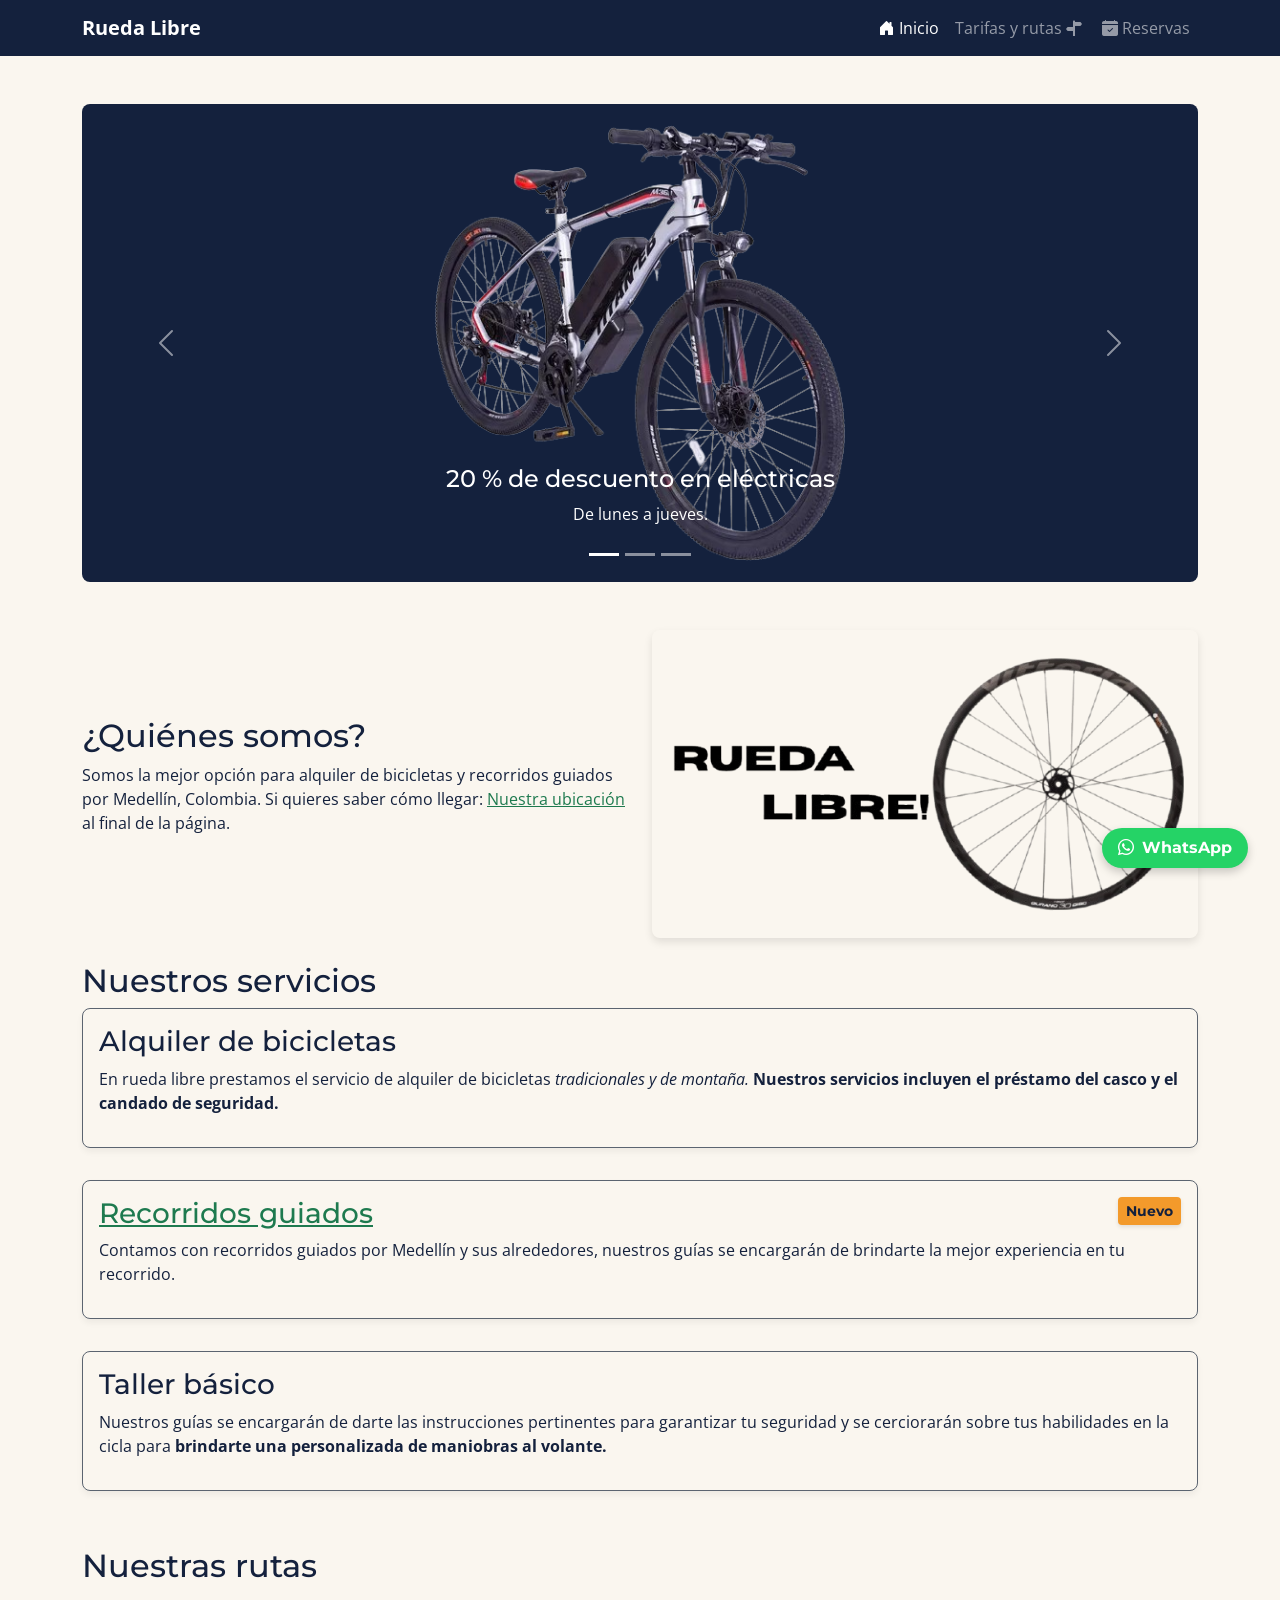
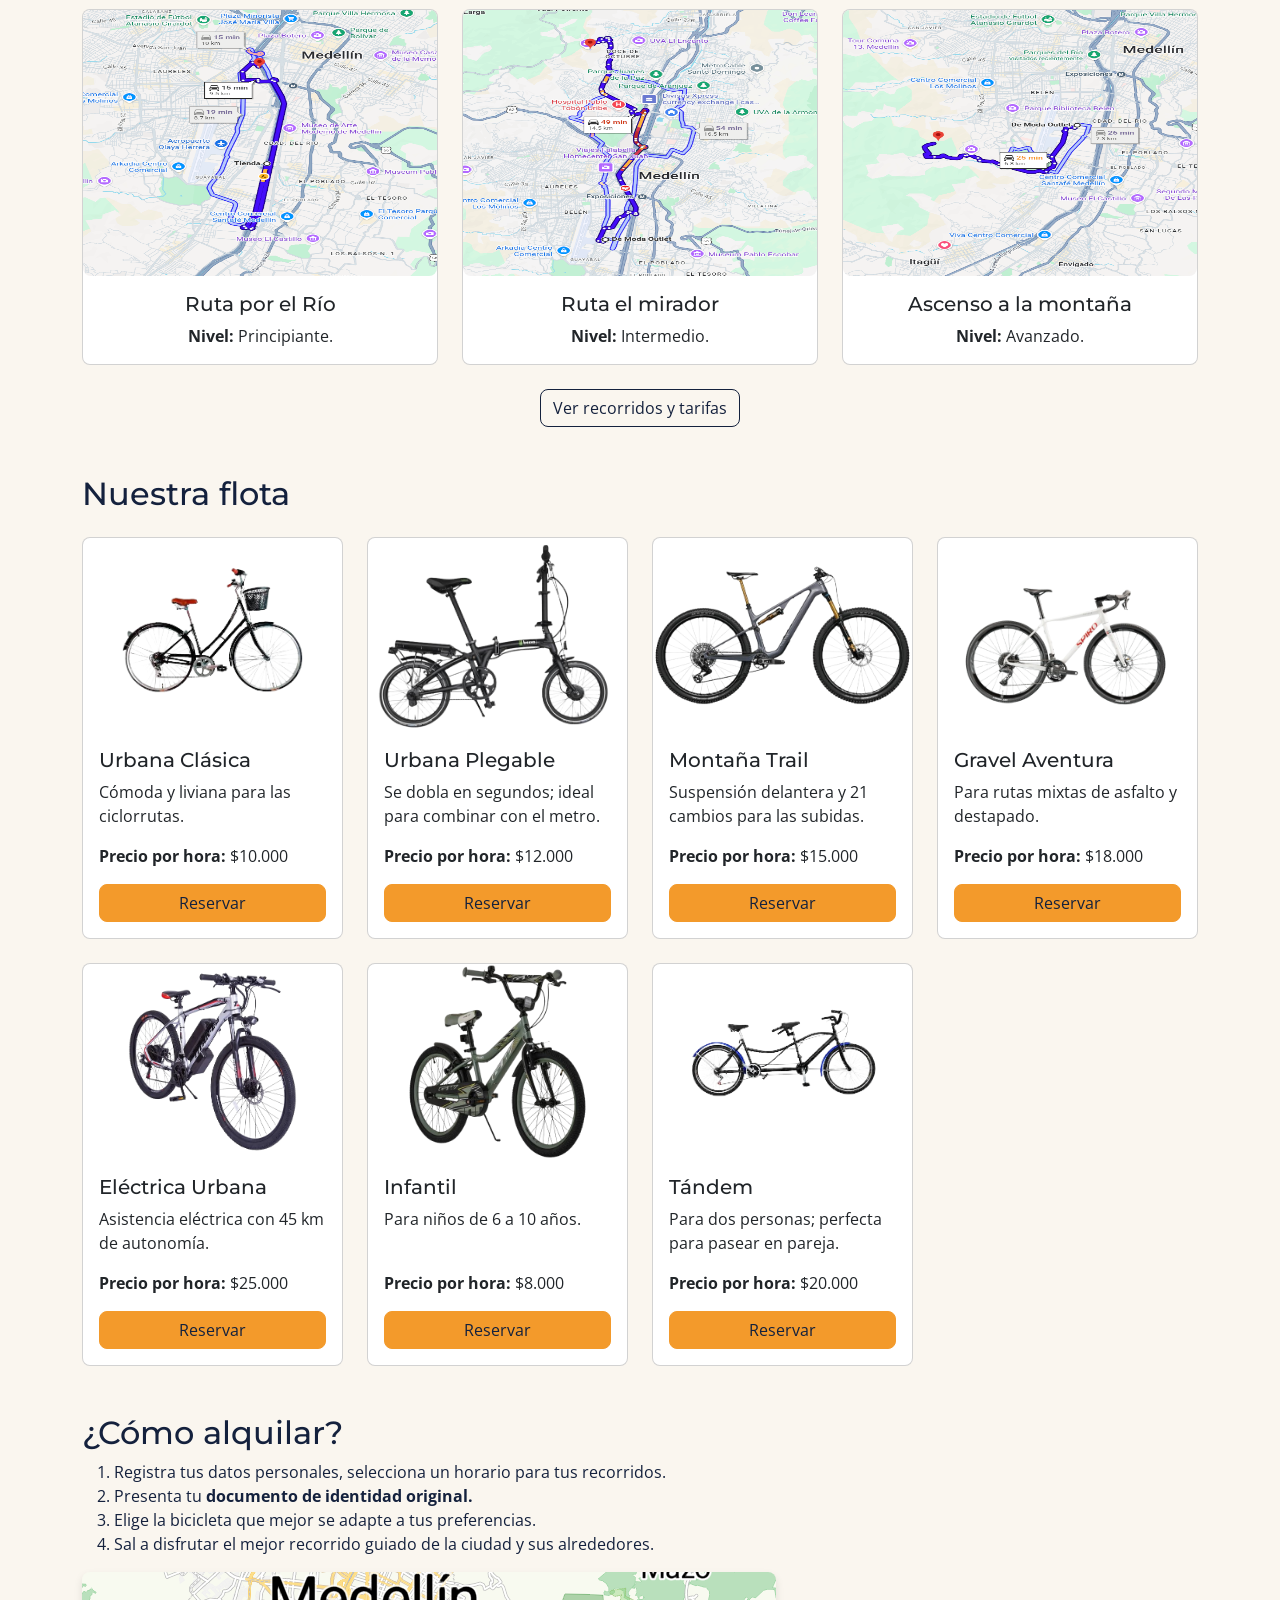
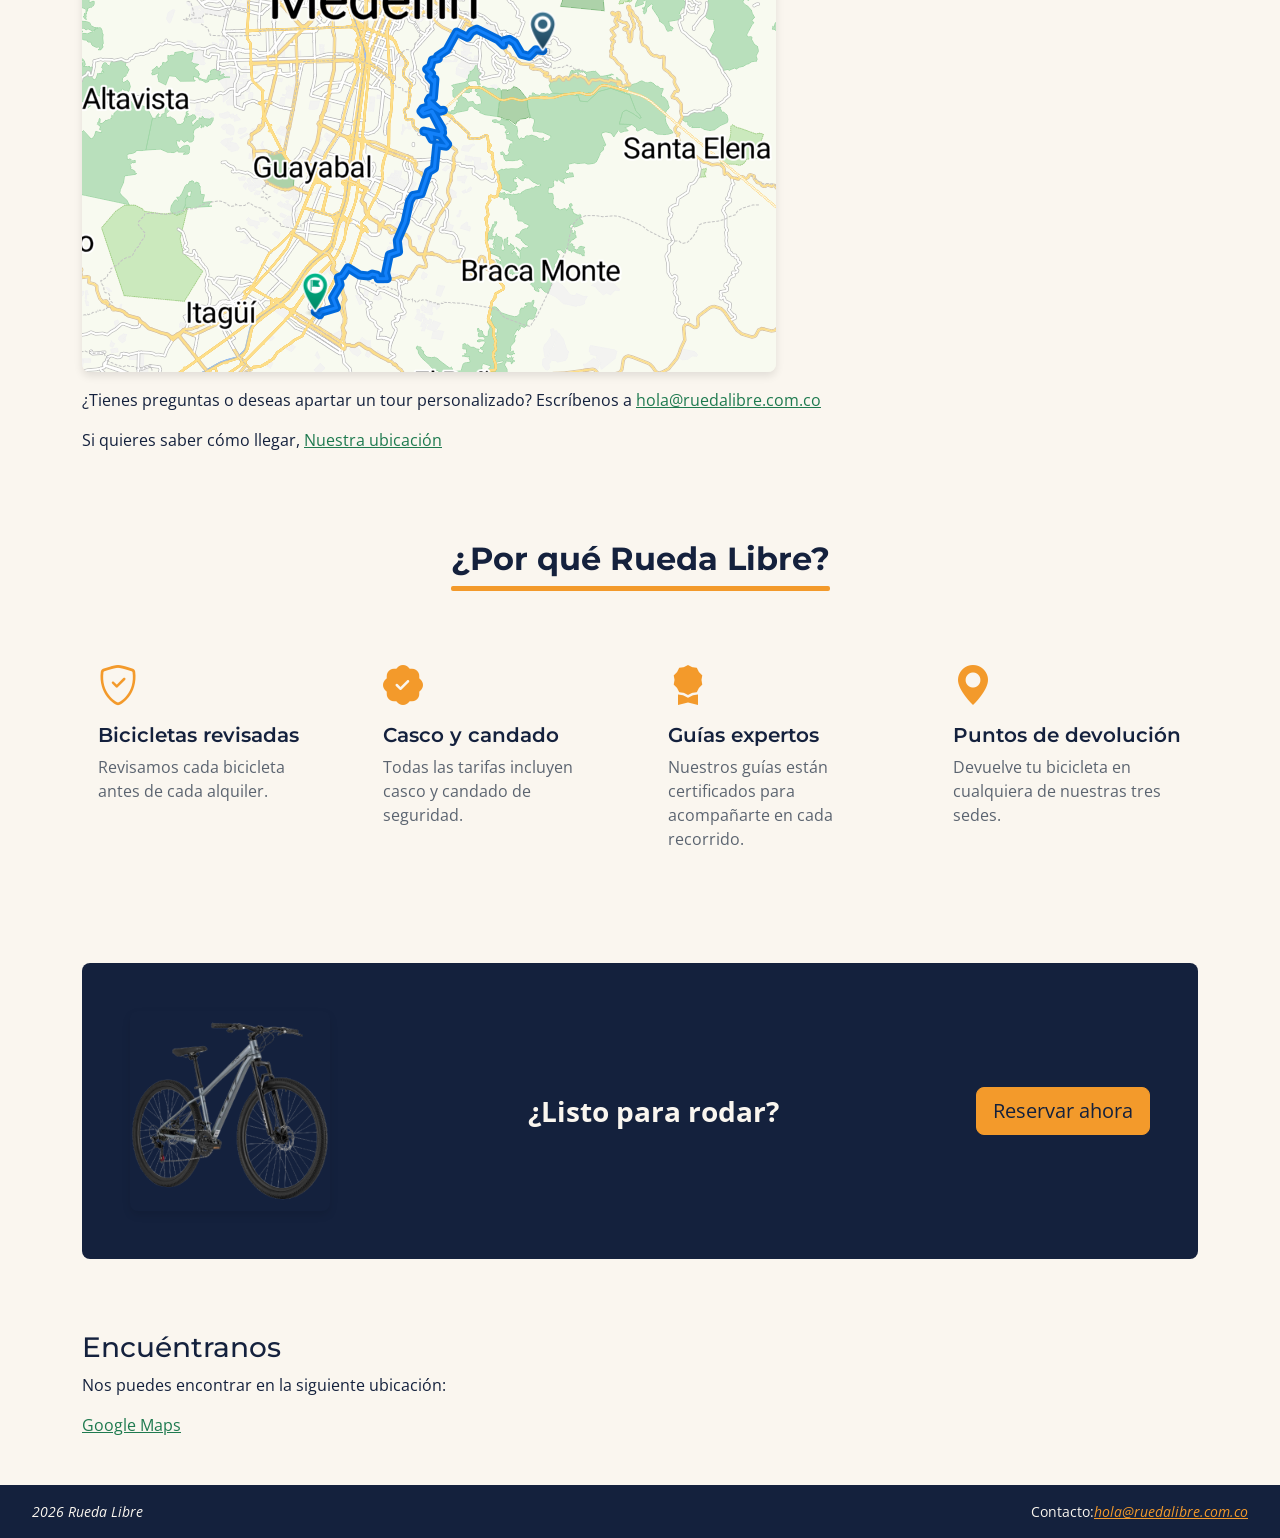
<file: index.html>
<!DOCTYPE html>
<html lang="es">
<head>
    <meta charset="UTF-8">
    <meta name="viewport" content="width=device-width, initial-scale=1.0">
    <title>Rueda Libre | Alquiler de bicicletas en Medellín</title>
    <link rel="preconnect" href="https://fonts.googleapis.com">
    <link rel="preconnect" href="https://fonts.gstatic.com" crossorigin>
    <link href="https://fonts.googleapis.com/css2?family=Montserrat:ital,wght@0,100..900;1,100..900&family=Open+Sans:ital,wght@0,300..800;1,300..800&display=swap" rel="stylesheet">
    <link href="https://cdn.jsdelivr.net/npm/bootstrap@5.3.8/dist/css/bootstrap.min.css" rel="stylesheet" integrity="sha384-sRIl4kxILFvY47J16cr9ZwB07vP4J8+LH7qKQnuqkuIAvNWLzeN8tE5YBujZqJLB" crossorigin="anonymous">
    <link rel="stylesheet" href="https://cdn.jsdelivr.net/npm/bootstrap-icons@1.11.3/font/bootstrap-icons.min.css">
    <link rel="stylesheet" href="CSS/styles.css">
</head>
<body>
  <header>
  <nav class="navbar navbar-expand-lg bg-dark navbar-dark">
    <div class="container">
      <a class="navbar-brand fw-bold" href="index.html">Rueda Libre</a>

      <button class="navbar-toggler" type="button"
              data-bs-toggle="collapse"
              data-bs-target="#menuPrincipal"
              aria-controls="menuPrincipal"
              aria-expanded="false"
              aria-label="Abrir o cerrar el menú">
        <span class="navbar-toggler-icon"></span>
      </button>

      <div class="collapse navbar-collapse" id="menuPrincipal">
        <ul class="navbar-nav ms-auto mb-2 mb-lg-0">
          <li class="nav-item">
            <a class="nav-link active" aria-current="page" href="index.html">
              <i class="bi bi-house-door-fill me-1" aria-hidden="true"></i>Inicio
            </a>
          </li>
          <li class="nav-item">
            <a class="nav-link" href="paginas/tarifas.html">Tarifas y rutas
            <i class="bi bi-signpost-split-fill me-1" aria-hidden="true"></i>
            </a>
          </li>
          <li class="nav-item">
            <a class="nav-link" href="paginas/reservas.html">
            <i class="bi bi-calendar-check-fill me-1" aria-hidden="true"></i>Reservas
            </a>
          </li>
        </ul>
      </div>
    </div>
  </nav>
</header>
    <main class="container py-4">

      <section class="py-4">
  <div id="carruselPromos" class="carousel slide" data-bs-ride="carousel" aria-label="Promociones del mes">

    <div class="carousel-indicators">
      <button type="button" data-bs-target="#carruselPromos" data-bs-slide-to="0" class="active" aria-current="true" aria-label="Promoción 1"></button>
      <button type="button" data-bs-target="#carruselPromos" data-bs-slide-to="1" aria-label="Promoción 2"></button>
      <button type="button" data-bs-target="#carruselPromos" data-bs-slide-to="2" aria-label="Promoción 3"></button>
    </div>

    <div class="carousel-inner rounded-3">

      <div class="carousel-item active">
        <div class="ratio ratio-21x9 bg-dark">
          <img src="paginas/img/bicicleta/Bicicleta-Electrica-Urbana-PNG.png"
              class="object-fit-contain"
              alt="Bicicleta eléctrica urbana, en promoción de lunes a jueves">
        </div>
        <div class="carousel-caption d-none d-md-block">
          <h2 class="h4">20 % de descuento en eléctricas</h2>
          <p>De lunes a jueves.</p>
        </div>
      </div>

      <div class="carousel-item">
        <div class="ratio ratio-21x9 bg-dark">
          <img src="paginas/img/bicicleta/tandemsinfondo.png"
              class="object-fit-contain"
              alt="Bicicleta tándem para dos personas, en promoción de cumpleaños">
        </div>
        <div class="carousel-caption d-none d-md-block">
          <h2 class="h4">¿Estás de cumpleaños?</h2>
          <p>El recorrido guiado es gratis.</p>
        </div>
      </div>

      <div class="carousel-item">
        <div class="ratio ratio-21x9 bg-dark">
          <img src="paginas/img/bicicleta/urbanaclasicasinfondo.png"
              class="object-fit-contain"
              alt="Bicicleta urbana clásica, en promoción de martes 2x1">
        </div>
        <div class="carousel-caption d-none d-md-block">
          <h2 class="h4">Martes 2x1 en bicicletas urbanas</h2>
          <p>Trae a alguien y rueden juntos.</p>
        </div>
      </div>

    </div>

<button class="carousel-control-prev" type="button" data-bs-target="#carruselPromos" data-bs-slide="prev">
  <span class="carousel-control-prev-icon" aria-hidden="true"></span>
  <span class="visually-hidden">Anterior</span>
</button>
<button class="carousel-control-next" type="button" data-bs-target="#carruselPromos" data-bs-slide="next">
  <span class="carousel-control-next-icon" aria-hidden="true"></span>
  <span class="visually-hidden">Siguiente</span>
</button>

  </div>
</section>

  <section class="row align-items-center g-4 py-4">
    <div class="col-12 col-md-6">
      <h2>¿Quiénes somos?</h2>
      <p>Somos la mejor opción para alquiler de bicicletas y recorridos guiados por Medellín, Colombia.
        Si quieres saber cómo llegar: <a href="#Encuentranos">Nuestra ubicación</a> al final de la página.</p>
    </div>
    <div class="col-12 col-md-6">
      <img src="paginas/img/portada/RUEDA-LIBRE-PNG.png"
          class="img-fluid"
          alt="Imagen de una rueda con un texto que dice Rueda Libre">
    </div>
  </section>


  <section class="servicios">
    <h2>Nuestros servicios</h2>
    <article class="tarjeta-servicio">
      <h3>Alquiler de bicicletas</h3>
      <p>En rueda libre prestamos el servicio de alquiler de bicicletas <em>tradicionales y de montaña.</em> <strong>Nuestros servicios incluyen el préstamo del casco y el candado de seguridad.</strong></p>
    </article>
    <article class="tarjeta-servicio">
      <span class="etiqueta-nuevo">Nuevo</span>
      <h3><a href="paginas/tarifas.html">Recorridos guiados</a></h3>
      <p>Contamos con recorridos guiados por Medellín y sus alrededores, nuestros guías se encargarán de brindarte la mejor experiencia en tu recorrido.</p>
    </article>
    <article class="tarjeta-servicio">
      <h3>Taller básico</h3>
      <p>Nuestros guías se encargarán de darte las instrucciones pertinentes para garantizar tu seguridad y se cerciorarán sobre tus habilidades en la cicla para <strong>brindarte una personalizada de maniobras al volante.</strong></p>
    </article>
  </section>

  <section class="py-4">
    <h2 class="mb-4">Nuestras rutas</h2>
    <div class="row g-4">

      <div class="col-12 col-md-4">
        <article class="card h-100 text-center">
          <div class="ratio ratio-4x3">
          <img src="paginas/img/ruta/ruta-rio.png" class="card-img-top" alt="Ruta por el Río">
        </div>
          <div class="card-body">
            <h3 class="h5 card-title">Ruta por el Río</h3>
            <p class="card-text"><strong>Nivel:</strong> Principiante.</p>
          </div>
        </article>
      </div>

      <div class="col-12 col-md-4">
        <article class="card h-100 text-center">
          <div class="ratio ratio-4x3">
          <img src="paginas/img/ruta/ruta-cerro.png" class="card-img-top" alt="Ruta el mirador">
          </div>
          <div class="card-body">
            <h3 class="h5 card-title">Ruta el mirador</h3>
            <p class="card-text"><strong>Nivel:</strong> Intermedio.</p>
          </div>
        </article>
      </div>

      <div class="col-12 col-md-4">
        <article class="card h-100 text-center">
          <div class="ratio ratio-4x3">
          <img src="paginas/img/ruta/ruta-montana.png" class="card-img-top" alt="Ruta ascenso a la Montaña">
          </div>
          <div class="card-body">
            <h3 class="h5 card-title">Ascenso a la montaña</h3>
            <p class="card-text"><strong>Nivel:</strong> Avanzado.</p>
            </div>
          </div>
        </article>
      </div>
      <div class="text-center mt-4">
            <a href="paginas/tarifas.html" class="btn btn-outline-dark">Ver recorridos y tarifas</a>
    </div>
  </section>

  <section class="py-4">
    <h2 class="mb-4">Nuestra flota</h2>
    <div class="row g-4">

      <div class="col-12 col-sm-6 col-lg-4 col-xl-3">
        <article class="card h-100">
          <div class="ratio ratio-4x3">
            <img src="paginas/img/bicicleta/Urbana-clasica-PNG.png" class="card-img-top object-fit-contain" alt="Urbana Clásica">
          </div>
          <div class="card-body d-flex flex-column">
            <h3 class="h5 card-title">Urbana Clásica</h3>
            <p class="card-text">Cómoda y liviana para las ciclorrutas.</p>
            <p class="mt-auto"><strong>Precio por hora:</strong> $10.000</p>
            <a href="paginas/reservas.html" class="btn btn-naranja">Reservar</a>
          </div>
        </article>
      </div>

      <div class="col-12 col-sm-6 col-lg-4 col-xl-3">
        <article class="card h-100">
          <div class="ratio ratio-4x3">
            <img src="paginas/img/bicicleta/Bicicleta-pegable-PNG.png" class="card-img-top object-fit-contain" alt="Urbana Plegable">
          </div>
          <div class="card-body d-flex flex-column">
            <h3 class="h5 card-title">Urbana Plegable</h3>
            <p class="card-text">Se dobla en segundos; ideal para combinar con el metro.</p>
            <p class="mt-auto"><strong>Precio por hora:</strong> $12.000</p>
            <a href="paginas/reservas.html" class="btn btn-naranja">Reservar</a>
          </div>
        </article>
      </div>

      <div class="col-12 col-sm-6 col-lg-4 col-xl-3">
        <article class="card h-100">
          <div class="ratio ratio-4x3">
            <img src="paginas/img/bicicleta/Bicicleta-Montana-Trail-PNG.png" class="card-img-top object-fit-contain" alt="Montaña Trail">
          </div>
          <div class="card-body d-flex flex-column">
            <h3 class="h5 card-title">Montaña Trail</h3>
            <p class="card-text">Suspensión delantera y 21 cambios para las subidas.</p>
            <p class="mt-auto"><strong>Precio por hora:</strong> $15.000</p>
            <a href="paginas/reservas.html" class="btn btn-naranja">Reservar</a>
          </div>
        </article>
      </div>

      <div class="col-12 col-sm-6 col-lg-4 col-xl-3">
        <article class="card h-100">
          <div class="ratio ratio-4x3">
            <img src="paginas/img/bicicleta/Bicicleta-Gravel-Aventura-PNG.png" class="card-img-top object-fit-contain" alt="Gravel Aventura">
          </div>
          <div class="card-body d-flex flex-column">
            <h3 class="h5 card-title">Gravel Aventura</h3>
            <p class="card-text">Para rutas mixtas de asfalto y destapado.</p>
            <p class="mt-auto"><strong>Precio por hora:</strong> $18.000</p>
            <a href="paginas/reservas.html" class="btn btn-naranja">Reservar</a>
          </div>
        </article>
      </div>

      <div class="col-12 col-sm-6 col-lg-4 col-xl-3">
        <article class="card h-100">
          <div class="ratio ratio-4x3">
            <img src="paginas/img/bicicleta/Bicicleta-Electrica-Urbana-PNG.png" class="card-img-top object-fit-contain" alt="Eléctrica Urbana">
          </div>
          <div class="card-body d-flex flex-column">
            <h3 class="h5 card-title">Eléctrica Urbana</h3>
            <p class="card-text">Asistencia eléctrica con 45 km de autonomía.</p>
            <p class="mt-auto"><strong>Precio por hora:</strong> $25.000</p>
            <a href="paginas/reservas.html" class="btn btn-naranja">Reservar</a>
          </div>
        </article>
      </div>

      <div class="col-12 col-sm-6 col-lg-4 col-xl-3">
        <article class="card h-100">
          <div class="ratio ratio-4x3">
            <img src="paginas/img/bicicleta/Bicicleta-infantil-PNG.png" class="card-img-top object-fit-contain" alt="Infantil">
          </div>
          <div class="card-body d-flex flex-column">
            <h3 class="h5 card-title">Infantil</h3>
            <p class="card-text">Para niños de 6 a 10 años.</p>
            <p class="mt-auto"><strong>Precio por hora:</strong> $8.000</p>
            <a href="paginas/reservas.html" class="btn btn-naranja">Reservar</a>
          </div>
        </article>
      </div>

      <div class="col-12 col-sm-6 col-lg-4 col-xl-3">
        <article class="card h-100">
          <div class="ratio ratio-4x3">
            <img src="paginas/img/bicicleta/tandem-PNG.png" class="card-img-top object-fit-contain" alt="Tándem">
          </div>
          <div class="card-body d-flex flex-column">
            <h3 class="h5 card-title">Tándem</h3>
            <p class="card-text">Para dos personas; perfecta para pasear en pareja.</p>
            <p class="mt-auto"><strong>Precio por hora:</strong> $20.000</p>
            <a href="paginas/reservas.html" class="btn btn-naranja">Reservar</a>
          </div>
        </article>
      </div>

    </div>
  </section>

  <section class="py-4">
    <h2>¿Cómo alquilar?</h2>
    <ol>
      <li>Registra tus datos personales, selecciona un horario para tus recorridos.</li>
      <li>Presenta tu <strong>documento de identidad original.</strong></li>
      <li>Elige la bicicleta que mejor se adapte a tus preferencias.</li>
      <li>Sal a disfrutar el mejor recorrido guiado de la ciudad y sus alrededores.</li>
    </ol>
    <img src="paginas/img/ruta/ruta de cicla.png" class="img-fluid" alt="Ruta con vista aérea desde Google Maps que atraviesa Medellín">
    <p class="mt-3">¿Tienes preguntas o deseas apartar un tour personalizado?
      Escríbenos a <a href="mailto:hola@ruedalibre.com.co">hola@ruedalibre.com.co</a></p>
    <p>Si quieres saber cómo llegar, <a href="#Encuentranos">Nuestra ubicación</a></p>
  </section>

  
  <section class="py-5">
    <h2 class="text-center fw-bold text-dark mb-5 rl-titulo-seccion">¿Por qué Rueda Libre?</h2>
    <div class="row g-4">

      <div class="col-12 col-sm-6 col-lg-3">
        <article class="p-3">
          <div class="mb-2 text-warning fs-1"><i class="bi-shield-check" aria-hidden="true"></i></div>
          <h3 class="h5 fw-semibold text-dark mb-2">Bicicletas revisadas</h3>
          <p class="text-secondary mb-0">Revisamos cada bicicleta antes de cada alquiler.</p>
        </article>
      </div>

      <div class="col-12 col-sm-6 col-lg-3">
        <article class="p-3">
          <div class="mb-2 text-warning fs-1"><i class="bi bi-patch-check-fill" aria-hidden="true"></i></div>
          <h3 class="h5 fw-semibold text-dark mb-2">Casco y candado</h3>
          <p class="text-secondary mb-0">Todas las tarifas incluyen casco y candado de seguridad.</p>
        </article>
      </div>

      <div class="col-12 col-sm-6 col-lg-3">
        <article class="p-3">
          <div class="mb-2 text-warning fs-1"><i class="bi-award-fill" aria-hidden="true"></i></div>
          <h3 class="h5 fw-semibold text-dark mb-2">Guías expertos</h3>
          <p class="text-secondary mb-0">Nuestros guías están certificados para acompañarte en cada recorrido.</p>
        </article>
      </div>

      <div class="col-12 col-sm-6 col-lg-3">
        <article class="p-3">
          <div class="mb-2 text-warning fs-1"><i class="bi-geo-alt-fill" aria-hidden="true"></i></div>
          <h3 class="h5 fw-semibold text-dark mb-2">Puntos de devolución</h3>
          <p class="text-secondary mb-0">Devuelve tu bicicleta en cualquiera de nuestras tres sedes.</p>
        </article>
      </div>

    </div>
  </section>

  <section class="bg-dark text-light rounded-3 p-4 p-md-5 my-5">
    <div class="d-flex flex-column flex-md-row justify-content-md-between align-items-md-center gap-3">
      <img src="paginas/img/bicicleta/ATLAS-G-01-removebg-preview.png"
          class="d-none d-md-block img-fluid"
          width="200" alt="" aria-hidden="true">
      <p class="fs-3 fw-bold mb-0">¿Listo para rodar?</p>
      <a href="paginas/reservas.html" class="btn btn-naranja btn-lg">Reservar ahora</a>
    </div>
  </section>


  <section class="py-4">
    <h2 id="Encuentranos" class="h3">Encuéntranos</h2>
    <p>Nos puedes encontrar en la siguiente ubicación:</p>
    <a href="https://www.google.com/maps/place/De+Moda+Outlet/@6.2193884,-75.5859495,824m/data=!3m2!1e3!4b1!4m6!3m5!1s0x8e4429e1dab04e05:0x5a77c25c8a5faf3a!8m2!3d6.2193831!4d-75.5833746!16s%2Fg%2F11gv_xr9wj?entry=ttu&g_ep=EgoyMDI2MTAxOC4wIKXMDSoASAFQAw%3D%3D" target="_blank" rel="noopener noreferrer">Google Maps</a>
  </section>

</main>
    
    <footer>
        <div class="footer-marca"><em>2026 Rueda Libre</em></div>
        <div class="footer-contacto">Contacto:<a href="mailto:hola@ruedalibre.com.co"><em>hola@ruedalibre.com.co</em></a></div> 
    </footer>
  
<a href="https://wa.me/573000000000" class="btn-whatsapp" target="_blank" rel="noopener noreferrer" aria-label="Contáctanos por WhatsApp">
    <i class="bi bi-whatsapp" aria-hidden="true"></i> WhatsApp
</a>
<script src="https://cdn.jsdelivr.net/npm/bootstrap@5.3.8/dist/js/bootstrap.bundle.min.js" integrity="sha384-FKyoEForCGlyvwx9Hj09JcYn3nv7wiPVlz7YYwJrWVcXK/BmnVDxM+D2scQbITxI" crossorigin="anonymous"></script>
</body>
</html>
</file>
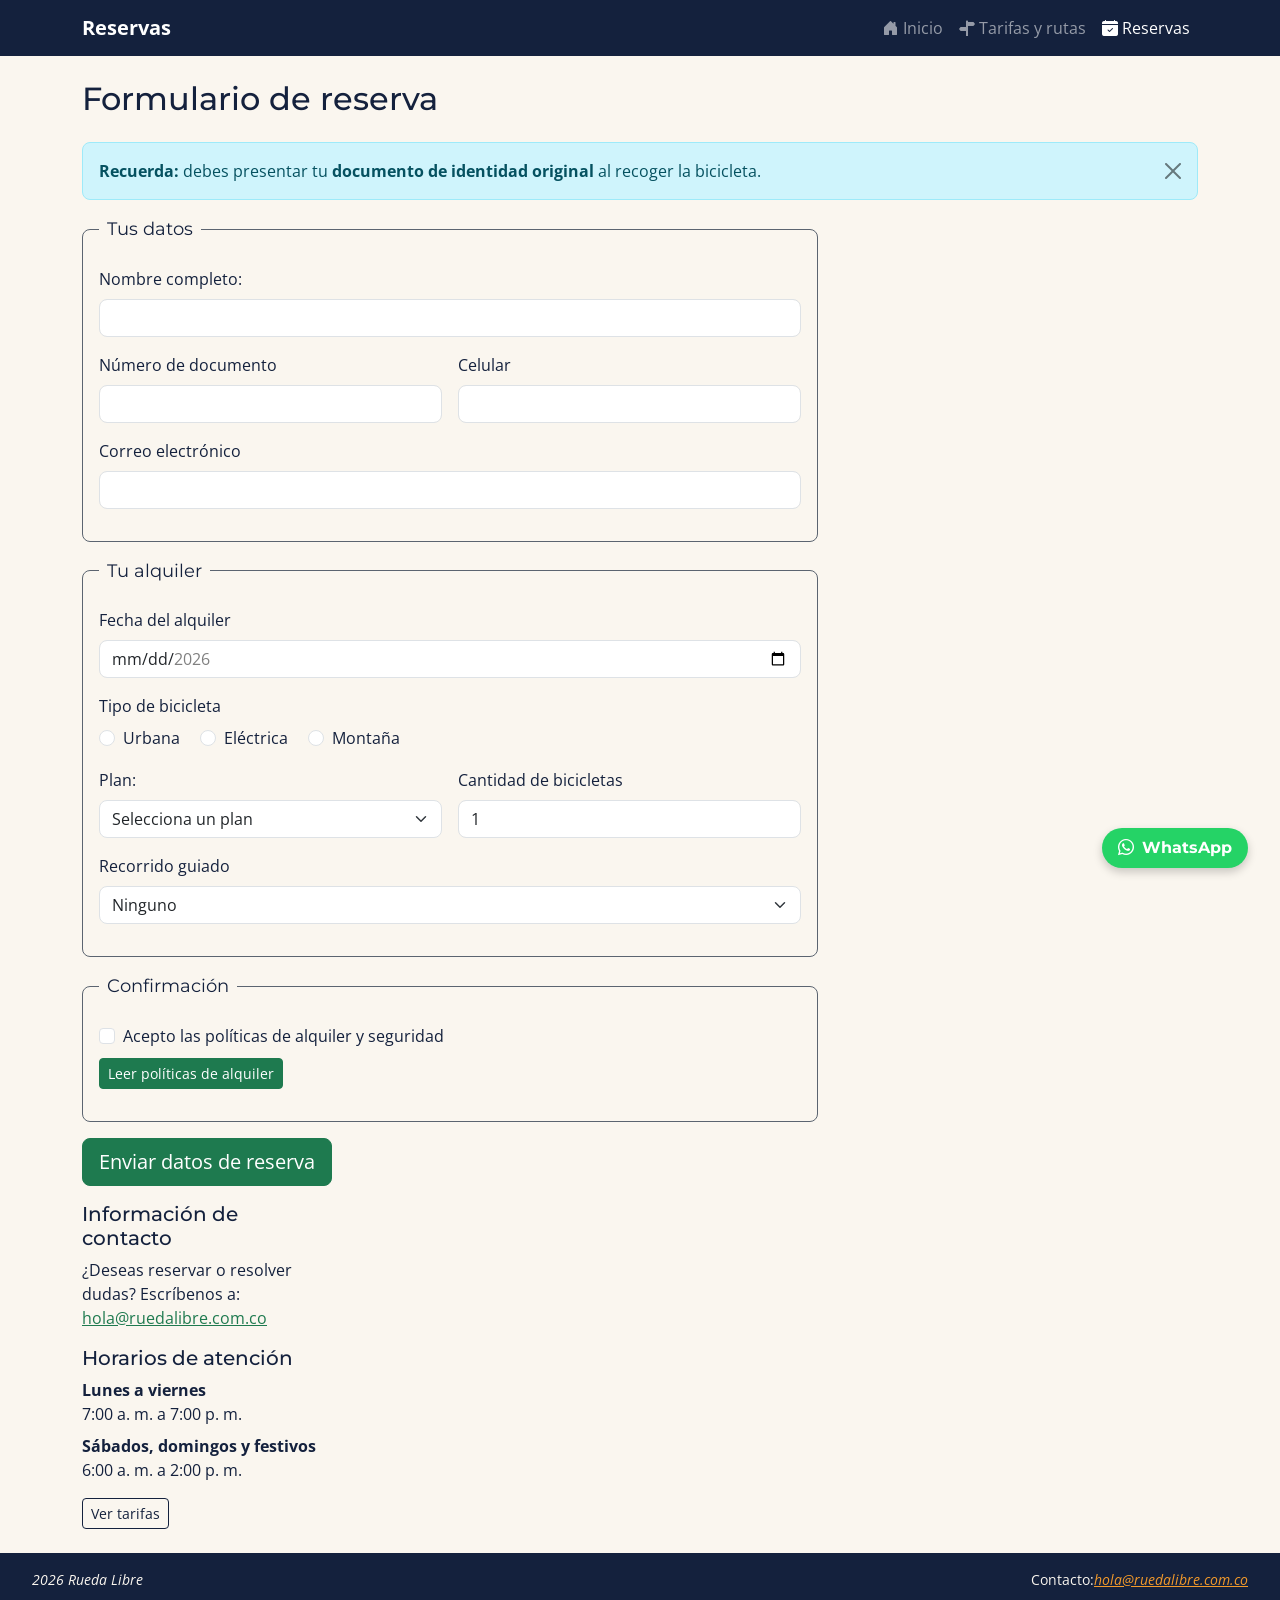
<file: paginas/reservas.html>
<!DOCTYPE html>
<html lang="es">
<head>
    <meta charset="UTF-8">
    <meta name="viewport" content="width=device-width, initial-scale=1.0">
    <title>Rueda Libre| reserva tu bicicleta</title>
    <link rel="preconnect" href="https://fonts.googleapis.com">
    <link rel="preconnect" href="https://fonts.gstatic.com" crossorigin>
    <link href="https://fonts.googleapis.com/css2?family=Montserrat:ital,wght@0,100..900;1,100..900&family=Open+Sans:ital,wght@0,300..800;1,300..800&display=swap" rel="stylesheet">
    <link href="https://cdn.jsdelivr.net/npm/bootstrap@5.3.8/dist/css/bootstrap.min.css" rel="stylesheet" integrity="sha384-sRIl4kxILFvY47J16cr9ZwB07vP4J8+LH7qKQnuqkuIAvNWLzeN8tE5YBujZqJLB" crossorigin="anonymous">
    <link rel="stylesheet" href="https://cdn.jsdelivr.net/npm/bootstrap-icons@1.11.3/font/bootstrap-icons.min.css">
    <link rel="stylesheet" href="../CSS/styles.css">

</head>
<body class="d-flex flex-column min-vh-100">
  <header>
  <nav class="navbar navbar-expand-lg bg-dark navbar-dark">
    <div class="container">
      <a class="navbar-brand fw-bold" href="../index.html">Reservas</a>

      <button class="navbar-toggler" type="button"
              data-bs-toggle="collapse"
              data-bs-target="#menuPrincipal"
              aria-controls="menuPrincipal"
              aria-expanded="false"
              aria-label="Abrir o cerrar el menú">
        <span class="navbar-toggler-icon"></span>
      </button>

      <div class="collapse navbar-collapse" id="menuPrincipal">
        <ul class="navbar-nav ms-auto mb-2 mb-lg-0">
          <li class="nav-item"><a class="nav-link" href="../index.html">
          <i class="bi bi-house-door-fill me-1" aria-hidden="true"></i>Inicio
          </a>
          </li>
          <li class="nav-item"><a class="nav-link" href="tarifas.html">
            <i class="bi bi-signpost-split-fill me-1" aria-hidden="true"></i>Tarifas y rutas
          </a>
          </li>
          <li class="nav-item"><a class="nav-link active" aria-current="page" href="reservas.html">
            <i class="bi bi-calendar-check-fill me-1" aria-hidden="true"></i>Reservas
          </a>
          </li>
        </ul>
      </div>
    </div>
  </nav>
</header>
<main class="container py-4 flex-grow-1">
  <h2 class="mb-4">Formulario de reserva</h2>
<div class="alert alert-info alert-dismissible fade show" role="alert">
  <strong>Recuerda:</strong> debes presentar tu <strong>documento de identidad original</strong> al recoger la bicicleta.
  <button type="button" class="btn-close" data-bs-dismiss="alert" aria-label="Cerrar aviso"></button>
</div>

  <div class="row g-4">

    <div class="col-12 col-md-8">
      <form action="#" method="post" class="needs-validation" novalidate>

  <fieldset>
    <legend>Tus datos</legend>

    <div class="mb-3">
  <label for="nombre" class="form-label">Nombre completo:</label>
  <input type="text" class="form-control" id="nombre" name="nombre" required minlength="3">
  <div class="invalid-feedback">Escribe tu nombre completo, con al menos 3 letras.</div>
</div>

<div class="row g-3">
  <div class="col-12 col-sm-6">
    <div class="mb-3">
      <label for="documento" class="form-label">Número de documento</label>
      <input type="text" class="form-control" id="documento" name="documento" required pattern="[0-9]{6,10}" title="Debe tener solo números, entre 6 y 10 dígitos">
      <div class="invalid-feedback">Escribe solo números, entre 6 y 10 dígitos, sin puntos ni espacios.</div>
    </div>
  </div>
  <div class="col-12 col-sm-6">
    <div class="mb-3">
      <label for="celular" class="form-label">Celular</label>
      <input type="tel" class="form-control" id="celular" name="celular" required pattern="3[0-9]{9}" title="Debe tener 10 dígitos y empezar por el número 3 (Ej: 3001234567)">
      <div class="invalid-feedback">Escribe 10 dígitos que empiecen por 3, por ejemplo 3001234567.</div>
    </div>
  </div>
</div>

<div class="mb-3">
  <label for="correo" class="form-label">Correo electrónico</label>
  <input type="email" class="form-control" id="correo" name="correo" required>
  <div class="invalid-feedback">Escribe un correo válido, por ejemplo nombre@correo.com.</div>
</div>
  </fieldset>

  <fieldset>
  <legend>Tu alquiler</legend>

  <div class="mb-3">
    <label for="fecha" class="form-label">Fecha del alquiler</label>
    <input type="date" class="form-control" id="fecha" name="fecha" min="2026-11-01" max="2026-12-31" required>
    <div class="invalid-feedback">Elige una fecha entre el 1 de noviembre y el 31 de diciembre de 2026.</div>
  </div>

  <div class="mb-3">
    <span class="form-label d-block">Tipo de bicicleta</span>

    <div class="form-check form-check-inline">
      <input class="form-check-input" type="radio" id="urbana" name="tipo_bicicleta" value="urbana" required>
      <label class="form-check-label" for="urbana">Urbana</label>
    </div>
    <div class="form-check form-check-inline">
      <input class="form-check-input" type="radio" id="electrica" name="tipo_bicicleta" value="electrica" required>
      <label class="form-check-label" for="electrica">Eléctrica</label>
    </div>
    <div class="form-check form-check-inline">
      <input class="form-check-input" type="radio" id="montana" name="tipo_bicicleta" value="montana" required>
      <label class="form-check-label" for="montana">Montaña</label>
      <div class="invalid-feedback">Elige un tipo de bicicleta: urbana, eléctrica o de montaña.</div>
    </div>
  </div>

  <div class="row g-3">
    <div class="col-12 col-sm-6">
      <div class="mb-3">
        <label for="plan" class="form-label">Plan:</label>
        <select class="form-select" id="plan" name="plan" required>
          <option value="" disabled selected>Selecciona un plan</option>
          <option value="1_hora">1 hora</option>
          <option value="medio_dia">Medio día</option>
          <option value="dia_completo">Día completo</option>
        </select>
        <div class="invalid-feedback">Selecciona un plan: 1 hora, medio día o día completo.</div>
      </div>
    </div>
    <div class="col-12 col-sm-6">
      <div class="mb-3">
        <label for="cantidad" class="form-label">Cantidad de bicicletas</label>
        <input type="number" class="form-control" id="cantidad" name="cantidad" min="1" max="6" value="1" required>
        <div class="invalid-feedback">Escribe una cantidad entre 1 y 6 bicicletas.</div>
      </div>
    </div>
  </div>

  <div class="mb-3">
    <label for="recorrido" class="form-label">Recorrido guiado</label>
    <select class="form-select" id="recorrido" name="recorrido">
      <option value="ninguno">Ninguno</option>
      <option value="ruta1">Ruta 1</option>
      <option value="ruta2">Ruta 2</option>
      <option value="ruta3">Ruta 3</option>
    </select>
  </div>
</fieldset>

  <fieldset>
    <legend>Confirmación</legend>

    <div class="mb-3">
      <div class="form-check">
        <input class="form-check-input" type="checkbox" id="politicas" name="politicas" required>
        <label class="form-check-label" for="politicas">Acepto las políticas de alquiler y seguridad</label>
        <div class="invalid-feedback">Debes aceptar las políticas de alquiler y seguridad para enviar la reserva.</div>
      </div>
      <button type="button" class="btn btn-primary btn-sm mt-2"
              data-bs-toggle="modal" data-bs-target="#modalPoliticas">
        Leer políticas de alquiler
      </button>
    </div>
  </fieldset>

  <div class="mb-3">
    <button type="submit" class="btn btn-primary btn-lg">Enviar datos de reserva</button>
  </div>
</form>

   
    <aside class="col-12 col-md-4">
      <h3 class="h5">Información de contacto</h3>
      <p>¿Deseas reservar o resolver dudas? Escríbenos a:<br>
        <a href="mailto:hola@ruedalibre.com.co">hola@ruedalibre.com.co</a>
      </p>

      <h3 class="h5">Horarios de atención</h3>
      <dl>
        <dt>Lunes a viernes</dt>
        <dd>7:00 a. m. a 7:00 p. m.</dd>
        <dt>Sábados, domingos y festivos</dt>
        <dd>6:00 a. m. a 2:00 p. m.</dd>
      </dl>
      <a href="tarifas.html" class="btn btn-outline-dark btn-sm">Ver tarifas</a>
      </aside>

  </div>
  <div class="modal fade" id="modalPoliticas" tabindex="-1" aria-labelledby="tituloPoliticas" aria-hidden="true">
  <div class="modal-dialog modal-dialog-scrollable">
    <div class="modal-content">

      <div class="modal-header">
        <h2 class="modal-title h5" id="tituloPoliticas">Políticas de alquiler</h2>
        <button type="button" class="btn-close" data-bs-dismiss="modal" aria-label="Cerrar"></button>
      </div>

      <div class="modal-body">
        <ol>
          <li>Presenta tu documento de identidad original al recoger la bicicleta.</li>
          <li>Revisa la bicicleta con el asesor antes de salir.</li>
          <li>Cada 15 minutos de retraso en la devolución tienen un recargo de $5.000.</li>
          <li>Los daños por mal uso se cobran según el costo de la reparación.</li>
          <li>Los menores de edad deben estar acompañados por un adulto responsable.</li>
        </ol>
      </div>

      <div class="modal-footer">
        <button type="button" class="btn btn-primary" data-bs-dismiss="modal">Entendido</button>
      </div>

    </div>
  </div>
</div>
</main>

   <footer>
        <div class="footer-marca"><em>2026 Rueda Libre</em></div>
        <div class="footer-contacto">Contacto:<a href="mailto:hola@ruedalibre.com.co"><em>hola@ruedalibre.com.co</em></a></div>
  </footer>
  
<a href="https://wa.me/573000000000" class="btn-whatsapp" target="_blank" rel="noopener noreferrer" aria-label="Contáctanos por WhatsApp">
    <i class="bi bi-whatsapp" aria-hidden="true"></i> WhatsApp
</a>
<script src="https://cdn.jsdelivr.net/npm/bootstrap@5.3.8/dist/js/bootstrap.bundle.min.js" integrity="sha384-FKyoEForCGlyvwx9Hj09JcYn3nv7wiPVlz7YYwJrWVcXK/BmnVDxM+D2scQbITxI" crossorigin="anonymous"></script>

<script>
  (() => {
    'use strict'

    const forms = document.querySelectorAll('.needs-validation')

    Array.from(forms).forEach(form => {
      form.addEventListener('submit', event => {
        if (!form.checkValidity()) {
          event.preventDefault()
          event.stopPropagation()
        }

        form.classList.add('was-validated')
      }, false)
    })
  })()
</script>
</body>
</html>
</file>
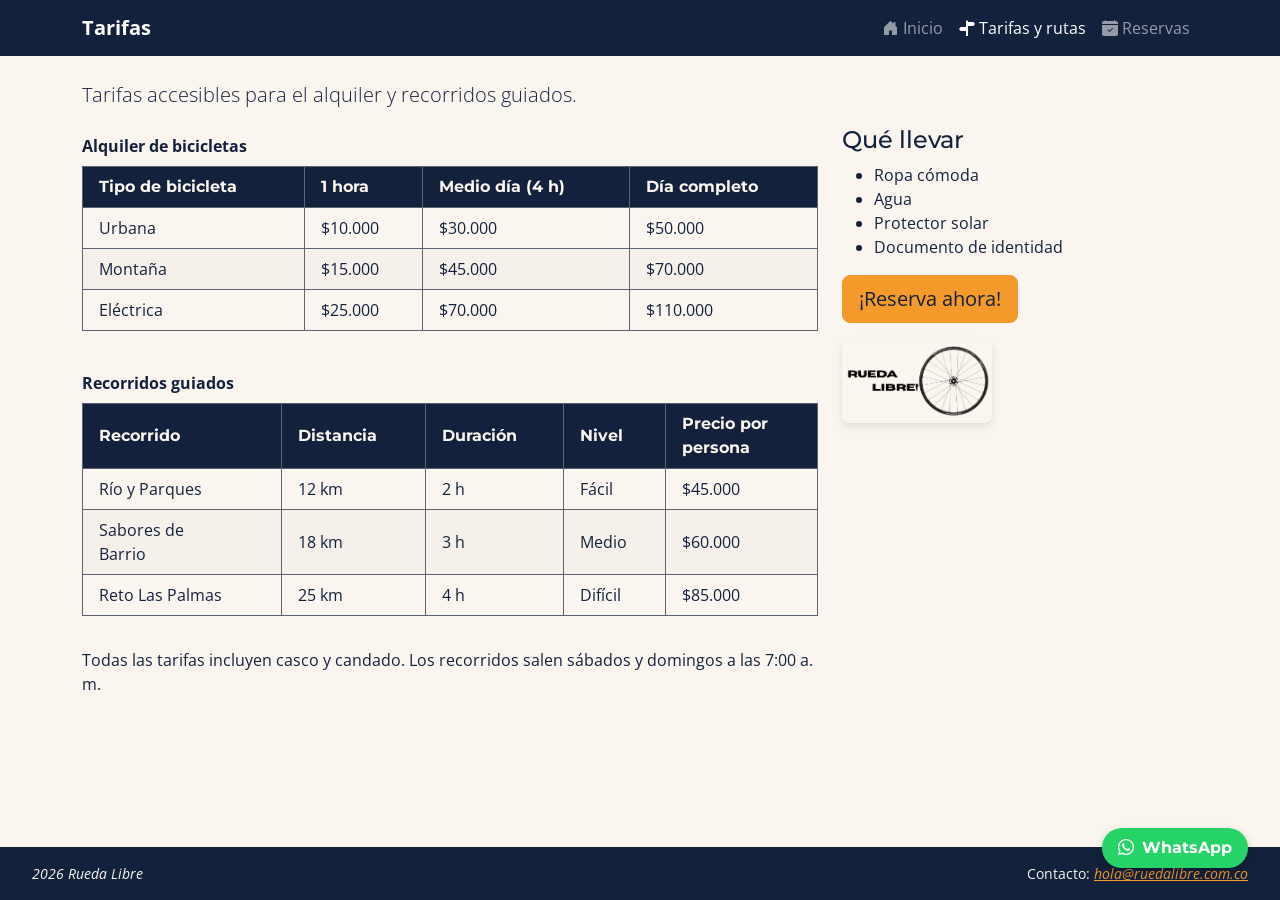
<file: paginas/tarifas.html>
<!DOCTYPE html>
<html lang="es">
<head>
    <meta charset="UTF-8">
    <meta name="viewport" content="width=device-width, initial-scale=1.0">
    <title>Rueda Libre| Tarifas de alquiler</title>
    <link rel="preconnect" href="https://fonts.googleapis.com">
    <link rel="preconnect" href="https://fonts.gstatic.com" crossorigin>
    <link href="https://fonts.googleapis.com/css2?family=Montserrat:ital,wght@0,100..900;1,100..900&family=Open+Sans:ital,wght@0,300..800;1,300..800&display=swap" rel="stylesheet">
    <link href="https://cdn.jsdelivr.net/npm/bootstrap@5.3.8/dist/css/bootstrap.min.css" rel="stylesheet" integrity="sha384-sRIl4kxILFvY47J16cr9ZwB07vP4J8+LH7qKQnuqkuIAvNWLzeN8tE5YBujZqJLB" crossorigin="anonymous">
    <link rel="stylesheet" href="https://cdn.jsdelivr.net/npm/bootstrap-icons@1.11.3/font/bootstrap-icons.min.css">
    <link rel="stylesheet" href="../CSS/styles.css">
</head>
<body class="d-flex flex-column min-vh-100">
    <header>
  <nav class="navbar navbar-expand-lg bg-dark navbar-dark">
    <div class="container">
        <a class="navbar-brand fw-bold" href="../index.html">Tarifas</a>

      <button class="navbar-toggler" type="button"
            data-bs-toggle="collapse"
            data-bs-target="#menuPrincipal"
            aria-controls="menuPrincipal"
            aria-expanded="false"
            aria-label="Abrir o cerrar el menú">
        <span class="navbar-toggler-icon"></span>
      </button>

      <div class="collapse navbar-collapse" id="menuPrincipal">
        <ul class="navbar-nav ms-auto mb-2 mb-lg-0">
            <li class="nav-item"><a class="nav-link" href="../index.html">
                <i class="bi bi-house-door-fill me-1" aria-hidden="true"></i>Inicio</a></li>
            <li class="nav-item"><a class="nav-link active" aria-current="page" href="tarifas.html">
                <i class="bi bi-signpost-split-fill me-1" aria-hidden="true"></i>Tarifas y rutas</a></li>
             <li class="nav-item"><a class="nav-link" href="reservas.html">
                <i class="bi bi-calendar-check-fill me-1" aria-hidden="true"></i>Reservas</a></li>
        </ul>
      </div>
    </div>
  </nav>
</header>
<main class="container py-4 flex-grow-1">

<p class="lead">Tarifas accesibles para el alquiler y recorridos guiados.</p>

<div class="row g-4">

    <!-- Columna principal: tablas (8/12 desde lg) -->
    <div class="col-12 col-lg-8">

    <section>
        <div class="table-responsive">
        <table>
            <caption><strong>Alquiler de bicicletas</strong></caption>
            <thead>
                <tr>
                <th scope="col">Tipo de bicicleta</th>
                <th scope="col">1 hora</th>
                <th scope="col">Medio día (4 h)</th>
                <th scope="col">Día completo</th>
                </tr>
            </thead>
            <tbody>
                <tr><td>Urbana</td><td>$10.000</td><td>$30.000</td><td>$50.000</td></tr>
                <tr><td>Montaña</td><td>$15.000</td><td>$45.000</td><td>$70.000</td></tr>
                <tr><td>Eléctrica</td><td>$25.000</td><td>$70.000</td><td>$110.000</td></tr>
            </tbody>
        </table>
        </div>
    </section>

    <section>
        <div class="table-responsive">
            <table id="recorridos">
            <caption><strong>Recorridos guiados</strong></caption>
            <thead>
            <tr>
                <th scope="col">Recorrido</th>
                <th scope="col">Distancia</th>
                <th scope="col">Duración</th>
                <th scope="col">Nivel</th>
                <th scope="col">Precio por <br>persona</th>
            </tr>
            </thead>
            <tbody>
            <tr><td>Río y Parques</td><td>12 km</td><td>2 h</td><td>Fácil</td><td>$45.000</td></tr>
            <tr><td>Sabores de <br>Barrio</td><td>18 km</td><td>3 h</td><td>Medio</td><td>$60.000</td></tr>
            <tr><td>Reto Las Palmas</td><td>25 km</td><td>4 h</td><td>Difícil</td><td>$85.000</td></tr>
            </tbody>
        </table>
        </div>
    </section>

    <p>Todas las tarifas incluyen casco y candado. Los recorridos salen sábados y domingos a las 7:00 a. m.</p>
    </div>

    <!-- Columna complementaria (4/12 desde lg) -->
    <aside class="col-12 col-lg-4">
    <h2 class="h4">Qué llevar</h2>
    <ul>
        <li>Ropa cómoda</li>
        <li>Agua</li>
        <li>Protector solar</li>
        <li>Documento de identidad</li>
    </ul>

        <p><a href="reservas.html" class="btn btn-naranja btn-lg">¡Reserva ahora!</a></p>
        <img src="img/portada/RUEDA-LIBRE-PNG.png" class="img-fluid" alt="Logo oficial de Rueda Libre" width="150">
    </aside>

    </div>
</main>

<footer>
    <div class="footer-marca"><em>2026 Rueda Libre</em></div>
    <div class="footer-contacto">Contacto: <a href="mailto:hola@ruedalibre.com.co"><em>hola@ruedalibre.com.co</em></a></div>
</footer>

<a href="https://wa.me/573000000000" class="btn-whatsapp" target="_blank" rel="noopener noreferrer" aria-label="Contáctanos por WhatsApp">
    <i class="bi bi-whatsapp" aria-hidden="true"></i> WhatsApp
</a>
<script src="https://cdn.jsdelivr.net/npm/bootstrap@5.3.8/dist/js/bootstrap.bundle.min.js" integrity="sha384-FKyoEForCGlyvwx9Hj09JcYn3nv7wiPVlz7YYwJrWVcXK/BmnVDxM+D2scQbITxI" crossorigin="anonymous"></script>
</body>
</html>
</file>
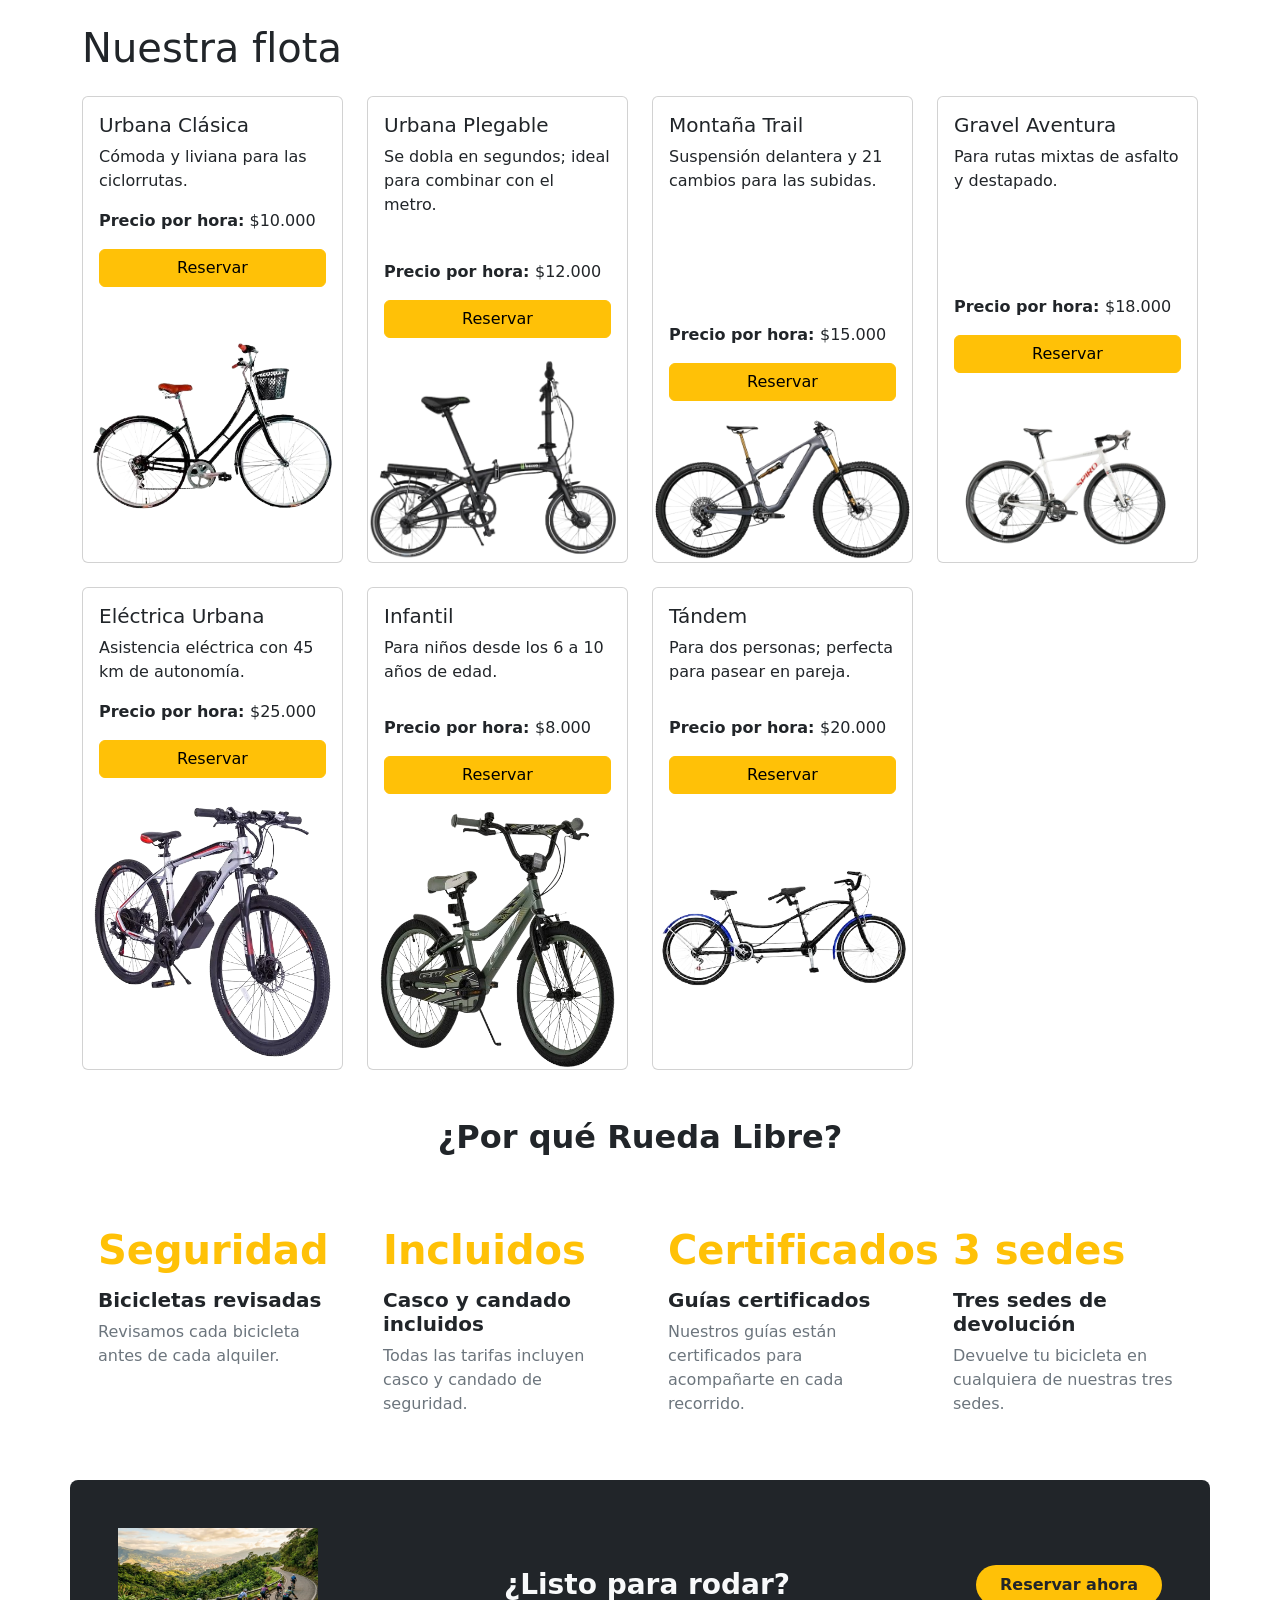
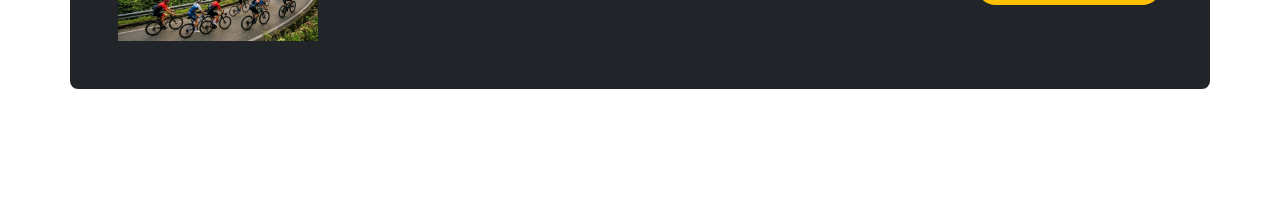
<file: pruebas/catalogo-bootstrap.html>
<!DOCTYPE html>
<html lang="es">
<head>
    <meta charset="UTF-8">
    <meta name="viewport" content="width=device-width, initial-scale=1.0">
    <title>Prueba | Flota con Bootstrap</title>
    <link href="https://cdn.jsdelivr.net/npm/bootstrap@5.3.8/dist/css/bootstrap.min.css" rel="stylesheet" integrity="sha384-sRIl4kxILFvY47J16cr9ZwB07vP4J8+LH7qKQnuqkuIAvNWLzeN8tE5YBujZqJLB" crossorigin="anonymous">
</head>
<body>
  
<main class="container py-4">
<h1 class="mb-4">Nuestra flota</h1>

<section class="flota">
  <div class="row g-4">

<div class="col-12 col-sm-6 col-lg-4 col-xl-3">
      <article class="card h-100">
        <div class="card-body d-flex flex-column">
          <h2 class="h5 card-title">Urbana Clásica</h2>
          <p class="card-text">Cómoda y liviana para las ciclorrutas.</p>
          <p class="mt-auto"><strong>Precio por hora:</strong> $10.000</p>
          <a href="../paginas/reservas.html" class="btn btn-warning">Reservar</a>
        </div>
        <img src="../paginas/img/bicicleta/Urbana-clasica-PNG.png" class="card-img-bottom" alt="Urbana Clásica">
      </article>
    </div>

<div class="col-12 col-sm-6 col-lg-4 col-xl-3">
      <article class="card h-100">
        <div class="card-body d-flex flex-column">
            <h2 class="h5 card-title">Urbana Plegable</h2>
            <p class="card-text">Se dobla en segundos; ideal para combinar con el metro.</p>
            <p class="mt-auto"><strong>Precio por hora: </strong> $12.000</p>
            <a href="../paginas/reservas.html" class="btn btn-warning">Reservar</a>
        </div>
        <img src="../paginas/img/bicicleta/Bicicleta-pegable-PNG.png" class="card-img-bottom" alt="Urbana pegable">
      </article>
    </div>

<div class="col-12 col-sm-6 col-lg-4 col-xl-3">
      <article class="card h-100">
        <div class="card-body d-flex flex-column">
    <h2 class="h5 card-title">Montaña Trail</h2>
      <p class="card-text">Suspensión delantera y 21 cambios para las subidas.</p>
      <p class="mt-auto"><strong>Precio por hora: </strong> $15.000</p>
      <a href="../paginas/reservas.html" class="btn btn-warning">Reservar</a>
        </div>
      <img src="../paginas/img/bicicleta/Bicicleta-Montaña-Trail-PNG.png" class="card-img-bottom" alt="Montaña Trail">
        </article>
    </div>

<div class="col-12 col-sm-6 col-lg-4 col-xl-3">
      <article class="card h-100">
        <div class="card-body d-flex flex-column">
    <h2 class="h5 card-title">Gravel Aventura</h2>
      <p class="card-text">Para rutas mixtas de asfalto y destapado.</p>
      <p class="mt-auto"><strong>Precio por hora: </strong> $18.000</p>
      <a href="../paginas/reservas.html" class="btn btn-warning">Reservar</a>
        </div>
      <img src="../paginas/img/bicicleta/Bicicleta-Gravel-Aventura-PNG.png" class="card-img-bottom" alt="Gravel Aventura">
        </article>
    </div>

<div class="col-12 col-sm-6 col-lg-4 col-xl-3">
      <article class="card h-100">
        <div class="card-body d-flex flex-column">
    <h2 class="h5 card-title">Eléctrica Urbana</h2>
      <p class="card-text">Asistencia eléctrica con 45 km de autonomía.</p>
      <p class="mt-auto"><strong>Precio por hora: </strong> $25.000</p>
      <a href="../paginas/reservas.html" class="btn btn-warning">Reservar</a>
        </div>
      <img src="../paginas/img/bicicleta/Bicicleta-Eléctrica-Urbana-PNG.png" class="card-img-bottom" alt="Eléctrica Urbana">
      </article>
    </div>

<div class="col-12 col-sm-6 col-lg-4 col-xl-3">
      <article class="card h-100">
        <div class="card-body d-flex flex-column">
    <h2 class="h5 card-title">Infantil</h2>
      <p class="card-text">Para niños desde los 6 a 10 años de edad.</p>
      <p class="mt-auto"><strong>Precio por hora: </strong> $8.000</p>
      <a href="../paginas/reservas.html" class="btn btn-warning">Reservar</a>
        </div>
      <img src="../paginas/img/bicicleta/Bicicleta-infantil-PNG.png" class="card-img-bottom" alt="Infantil">
      </article>
    </div>

<div class="col-12 col-sm-6 col-lg-4 col-xl-3">
      <article class="card h-100">
        <div class="card-body d-flex flex-column">
    <h2 class="h5 card-title">Tándem</h2>
        <p class="card-text">Para dos personas; perfecta para pasear en pareja.</p>
        <p class="mt-auto"><strong>Precio por hora: </strong> $20.000</p>
        <a href="../paginas/reservas.html" class="btn btn-warning">Reservar</a>
        </div>
        <img src="../paginas/img/bicicleta/tandem-PNG.png" class="card-img-bottom" alt="Tándem">
        </article>
    </div>
  </div>
</section>

<section class="py-5">
  <h2 class="text-center fw-bold text-dark mb-5">¿Por qué Rueda Libre?</h2>

  <div class="row g-4">

    <div class="col-12 col-sm-6 col-lg-3">
      <article class="p-3">
        <p class="fs-1 fw-bold text-warning mb-2"> Seguridad</p>
        <h3 class="h5 fw-semibold text-dark mb-2">Bicicletas revisadas</h3>
        <p class="text-secondary mb-0">Revisamos cada bicicleta antes de cada alquiler.</p>
      </article>
    </div>

    <div class="col-12 col-sm-6 col-lg-3">
      <article class="p-3">
        <p class="fs-1 fw-bold text-warning mb-2">Incluidos</p>
        <h3 class="h5 fw-semibold text-dark mb-2">Casco y candado incluidos</h3>
        <p class="text-secondary mb-0">Todas las tarifas incluyen casco y candado de seguridad.</p>
      </article>
    </div>

    <div class="col-12 col-sm-6 col-lg-3">
      <article class="p-3">
        <p class="fs-1 fw-bold text-warning mb-2">Certificados</p>
        <h3 class="h5 fw-semibold text-dark mb-2">Guías certificados</h3>
        <p class="text-secondary mb-0">Nuestros guías están certificados para acompañarte en cada recorrido.</p>
      </article>
    </div>

    <div class="col-12 col-sm-6 col-lg-3">
      <article class="p-3">
        <p class="fs-1 fw-bold text-warning mb-2">3 sedes</p>
        <h3 class="h5 fw-semibold text-dark mb-2">Tres sedes de devolución</h3>
        <p class="text-secondary mb-0">Devuelve tu bicicleta en cualquiera de nuestras tres sedes.</p>
      </article>
    </div>

    <section class="bg-dark text-light rounded-3 p-4 p-md-5 my-5">
  <div class="d-flex flex-column flex-md-row justify-content-md-between align-items-md-center gap-3">

    <img src="../paginas/img/rutas-cicloturismo-ciclomontanismo-envigado.webp"
        class="d-none d-md-block img-fluid"
        width="200"
        alt=""
        aria-hidden="true">

    <p class="fs-3 fw-bold mb-0">¿Listo para rodar?</p>

    <a href="../paginas/reservas.html"
  class="bg-warning text-dark fw-bold text-decoration-none px-4 py-2 rounded-pill">
  Reservar ahora
</a>

  </div>
</section>

  </div>
</section>
</main>

    <script src="https://cdn.jsdelivr.net/npm/bootstrap@5.3.8/dist/js/bootstrap.bundle.min.js" integrity="sha384-FKyoEForCGlyvwx9Hj09JcYn3nv7wiPVlz7YYwJrWVcXK/BmnVDxM+D2scQbITxI" crossorigin="anonymous"></script>
</body>
</html>
</file>
<file: CSS/styles.css>
/* 1. VARIABLES (identidad de marca + variables de Bootstrap) */
:root {
    /* Paleta de marca */
    --azul-noche: #14213d;
    --gris-asfalto: #5b6470;
    --verde-ruta: #1e7a4f;
    --naranja-pedal: #f39a2b;
    --crema: #faf6ef;

    --font-titulo: 'Montserrat', sans-serif;
    --font-texto: 'Open Sans', sans-serif;

    --espacio-xs: 0.25rem;
    --espacio-sm: 0.5rem;
    --espacio-md: 1rem;
    --espacio-lg: 2rem;

    /* Bootstrap: color primario = Verde Ruta */
    --bs-primary: #1e7a4f;
    --bs-primary-rgb: 30, 122, 79;

    /* Bootstrap: fuente del cuerpo */
    --bs-body-font-family: var(--font-texto);

    /* Bootstrap: enlaces (hover en verde oscuro) */
    --bs-link-color: #1e7a4f;
    --bs-link-color-rgb: 30, 122, 79;
    --bs-link-hover-color: #155537;
    --bs-link-hover-color-rgb: 21, 85, 55;

    /* Bootstrap: radio de los bordes */
    --bs-border-radius: 0.5rem;

    /* Ajustes de la semana anterior (el MiniReto 7) */
    --bs-dark-rgb: 20, 33, 61;
    --bs-warning-rgb: 243, 154, 43;
    --bs-secondary-rgb: 91, 100, 112;
    --bs-success-rgb: 30, 122, 79;
    --bs-light-rgb: 250, 246, 239;
}

/* 2. TIPOGRAFÍA Y COLORES BASE */
body {
    font-family: var(--font-texto);
    color: var(--azul-noche);
    background-color: var(--crema);
}

h1, h2, h3, h4, h5, h6 {
    font-family: var(--font-titulo);
}

main img {
    border-radius: 8px;
    box-shadow: 0 4px 8px rgba(0, 0, 0, 0.1);
}

/* 3.PIE DE PÁGINA */

footer {
    display: flex;
    justify-content: space-between;
    align-items: center;
    gap: 2rem;
    padding: 1rem 2rem;
    background-color: var(--azul-noche);
    color: var(--crema);
    font-size: 0.875rem;
}

footer a {
    color: var(--naranja-pedal);
}

/* 4. COMPONENTES: TARJETAS DE SERVICIOS */
.tarjeta-servicio {
    position: relative;
    background-color: var(--crema);
    border: 1px solid var(--gris-asfalto);
    border-radius: 8px;
    padding: var(--espacio-md);
    margin-bottom: var(--espacio-lg);
    box-shadow: 0 4px 6px rgba(0, 0, 0, 0.05);
}

.tarjeta-servicio h3 {
    color: var(--azul-noche);
    margin-top: 0;
    margin-bottom: var(--espacio-sm);
}

.etiqueta-nuevo {
    position: absolute;
    top: 1rem;
    right: 1rem;
    background-color: var(--naranja-pedal);
    color: var(--azul-noche);
    font-family: var(--font-titulo);
    font-size: 0.85rem;
    padding: var(--espacio-xs) var(--espacio-sm);
    border-radius: 4px;
    font-weight: bold;
    box-shadow: 0 2px 4px rgba(0, 0, 0, 0.1);
}

/* 5. TABLAS (tarifas)*/
table {
    width: 100%;
    border-collapse: collapse;
    margin-bottom: var(--espacio-lg);
    background-color: var(--crema);
}

caption {
    caption-side: top;
    color: var(--azul-noche);
}

th, td {
    padding: var(--espacio-sm) var(--espacio-md);
    text-align: left;
    border: 1px solid var(--gris-asfalto);
}

th {
    background-color: var(--azul-noche);
    color: var(--crema);
    font-family: var(--font-titulo);
}

tr:nth-child(even) {
    background-color: rgba(0, 0, 0, 0.02);
}


fieldset {
    border: 1px solid var(--gris-asfalto);
    border-radius: 8px;
    padding: var(--espacio-md);
    margin-bottom: var(--espacio-md);
}

legend {
    float: none;
    width: auto;
    padding: 0 var(--espacio-sm);
    font-family: var(--font-titulo);
    font-size: 1.1rem;
}


/* 6. BOTÓN FLOTANTE DE WHATSAPP */
.btn-whatsapp {
    position: fixed;
    bottom: 2rem;
    right: 2rem;
    background-color: #25d366;
    color: #ffffff;
    padding: var(--espacio-sm) var(--espacio-md);
    border-radius: 50px;
    font-family: var(--font-titulo);
    font-weight: bold;
    text-decoration: none;
    box-shadow: 0 4px 10px rgba(0, 0, 0, 0.2);
    z-index: 1000;
    display: flex;
    align-items: center;
    gap: 0.5rem;
    transition: transform 0.2s ease, background-color 0.2s ease;
}

.btn-whatsapp:hover {
    background-color: #20ba5a;
    color: #ffffff;
    transform: scale(1.05);
}

.btn-whatsapp:focus {
    outline: 3px solid var(--azul-noche);
    outline-offset: 2px;
}

/* 7. AJUSTES FRENTE A BOOTSTRAP (sin !important) */

.card img {
    margin: 0;
    box-shadow: none;
}

footer a:hover {
    color: var(--crema);
}

.btn-outline-dark {
    --bs-btn-color: var(--azul-noche);
    --bs-btn-border-color: var(--azul-noche);
    --bs-btn-hover-color: var(--crema);
    --bs-btn-hover-bg: var(--azul-noche);
    --bs-btn-hover-border-color: var(--azul-noche);
    --bs-btn-active-color: var(--crema);
    --bs-btn-active-bg: var(--azul-noche);
    --bs-btn-active-border-color: var(--azul-noche);
}

.btn-primary {
    --bs-btn-color: #ffffff;
    --bs-btn-bg: var(--verde-ruta);
    --bs-btn-border-color: var(--verde-ruta);
    --bs-btn-hover-color: #ffffff;
    --bs-btn-hover-bg: #155537;
    --bs-btn-hover-border-color: #155537;
    --bs-btn-focus-shadow-rgb: 30, 122, 79;
    --bs-btn-active-color: #ffffff;
    --bs-btn-active-bg: #10432b;
    --bs-btn-active-border-color: #10432b;
    --bs-btn-disabled-color: #ffffff;
    --bs-btn-disabled-bg: var(--verde-ruta);
    --bs-btn-disabled-border-color: var(--verde-ruta);
}

.btn-naranja {
    --bs-btn-color: var(--azul-noche);
    --bs-btn-bg: var(--naranja-pedal);
    --bs-btn-border-color: var(--naranja-pedal);
    --bs-btn-hover-color: var(--azul-noche);
    --bs-btn-hover-bg: #e08730;
    --bs-btn-hover-border-color: #e08730;
    --bs-btn-focus-shadow-rgb: 243, 154, 43;
    --bs-btn-active-color: var(--azul-noche);
    --bs-btn-active-bg: #cc7a29;
    --bs-btn-active-border-color: #cc7a29;
    --bs-btn-disabled-color: var(--azul-noche);
    --bs-btn-disabled-bg: var(--naranja-pedal);
    --bs-btn-disabled-border-color: var(--naranja-pedal);
}

/* 8. CLASES PROPIAS (complementan a Bootstrap) */

/* Portada: fondo de marca con degradado sutil */
.rl-portada {
    background: linear-gradient(135deg, var(--crema) 0%, #ffffff 100%);
    border-radius: var(--bs-border-radius);
    padding: var(--espacio-lg);
}

/* Títulos de sección: subrayado corto en naranja de marca */
.rl-titulo-seccion {
    font-family: var(--font-titulo);
    font-weight: 700;
    color: var(--azul-noche);
    width: fit-content;
    max-width: 100%;
}

.rl-titulo-seccion::after {
    content: "";
    display: block;
    width: 100%;
    height: 0.3rem;
    margin-top: 0.5rem;
    background-color: var(--naranja-pedal);
    border-radius: 2px;
}

/* Si el título está centrado, el bloque completo se centra */
.rl-titulo-seccion.text-center {
    margin-left: auto;
    margin-right: auto;
}

/* Pie de página: borde superior de marca y enlaces más legibles */
.rl-pie {
    border-top: 0.25rem solid var(--naranja-pedal);
}

.rl-pie a {
    text-decoration: underline;
    text-underline-offset: 0.2em;
}
</file>
